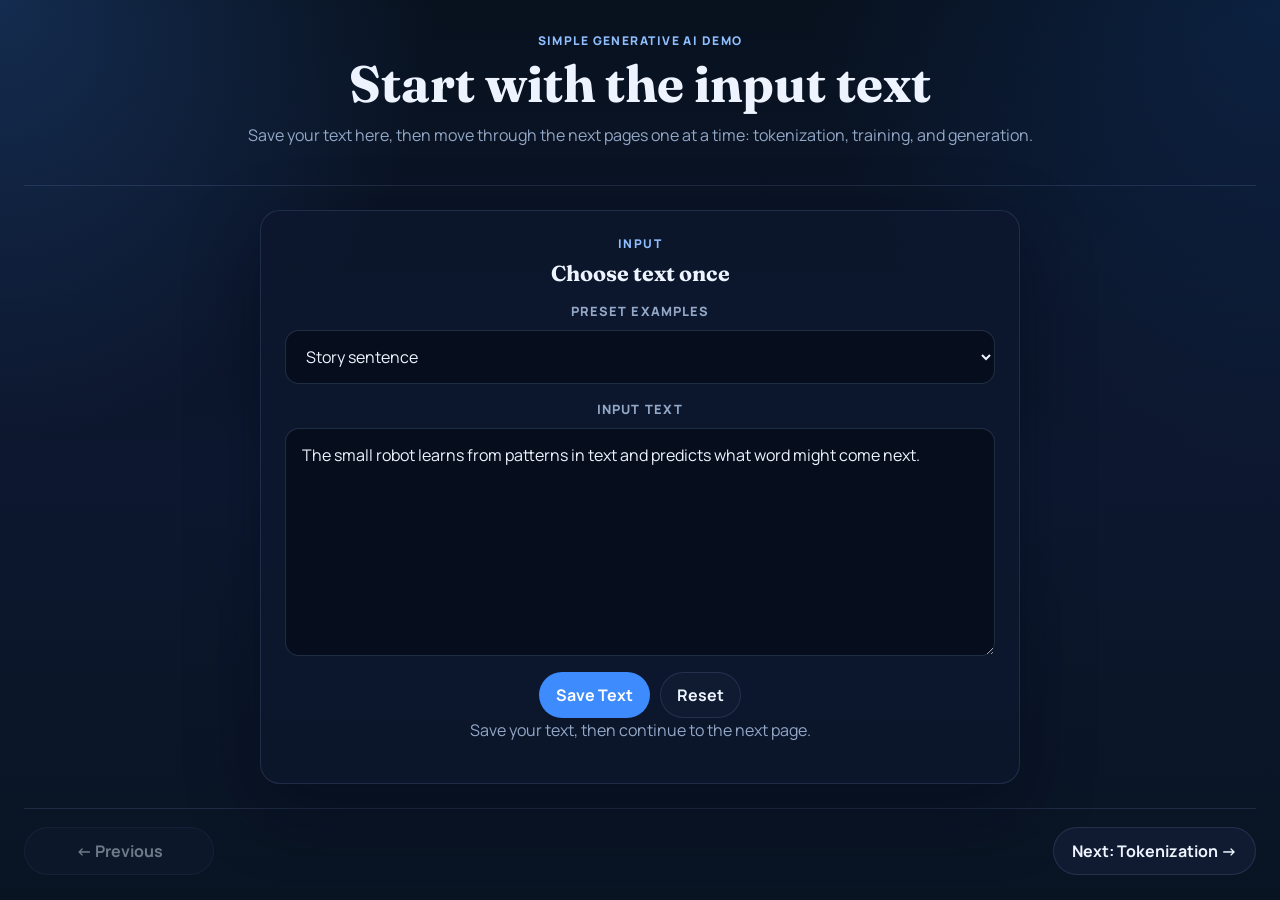
<file: index.html>
<!DOCTYPE html>
<html lang="en">
  <head>
    <meta charset="UTF-8" />
    <meta name="viewport" content="width=device-width, initial-scale=1.0" />
    <title>Simple Generative AI Demo</title>
    <link rel="preconnect" href="https://fonts.googleapis.com" />
    <link rel="preconnect" href="https://fonts.gstatic.com" crossorigin />
    <link
      href="https://fonts.googleapis.com/css2?family=Fraunces:opsz,wght@9..144,600;9..144,700&family=Manrope:wght@400;500;600;700;800&display=swap"
      rel="stylesheet"
    />
    <link rel="stylesheet" href="./style.css" />
  </head>
  <body data-page="home">
    <div class="site-shell">
      <header class="top-banner">
        <p class="eyebrow">Simple Generative AI Demo</p>
        <h1>Start with the input text</h1>
        <p class="lead">
          Save your text here, then move through the next pages one at a time:
          tokenization, training, and generation.
        </p>
      </header>

      <main class="home-single">
        <section class="panel-flat control-card">
          <div class="section-head">
            <p class="eyebrow">Input</p>
            <h2>Choose text once</h2>
          </div>

          <label class="field">
            <span>Preset examples</span>
            <select id="presetSelect">
              <option value="story">Story sentence</option>
              <option value="science">Science sentence</option>
              <option value="chat">Chat example</option>
              <option value="poetry">Poetry line</option>
              <option value="code">Code description</option>
            </select>
          </label>

          <label class="field">
            <span>Input text</span>
            <textarea id="inputText" rows="8"></textarea>
          </label>

          <div class="button-row">
            <button id="saveTextButton" class="button primary" type="button">Save Text</button>
            <button id="resetTextButton" class="button secondary" type="button">Reset</button>
          </div>

          <p class="helper-text" id="saveStatus">
            Save your text, then continue to the next page.
          </p>
        </section>
      </main>

      <nav class="pager-nav">
        <span class="pager-link disabled" aria-hidden="true">← Previous</span>
        <a class="pager-link" href="./tokenization.html">Next: Tokenization →</a>
      </nav>
    </div>

    <script src="./script.js"></script>
  </body>
</html>
</file>
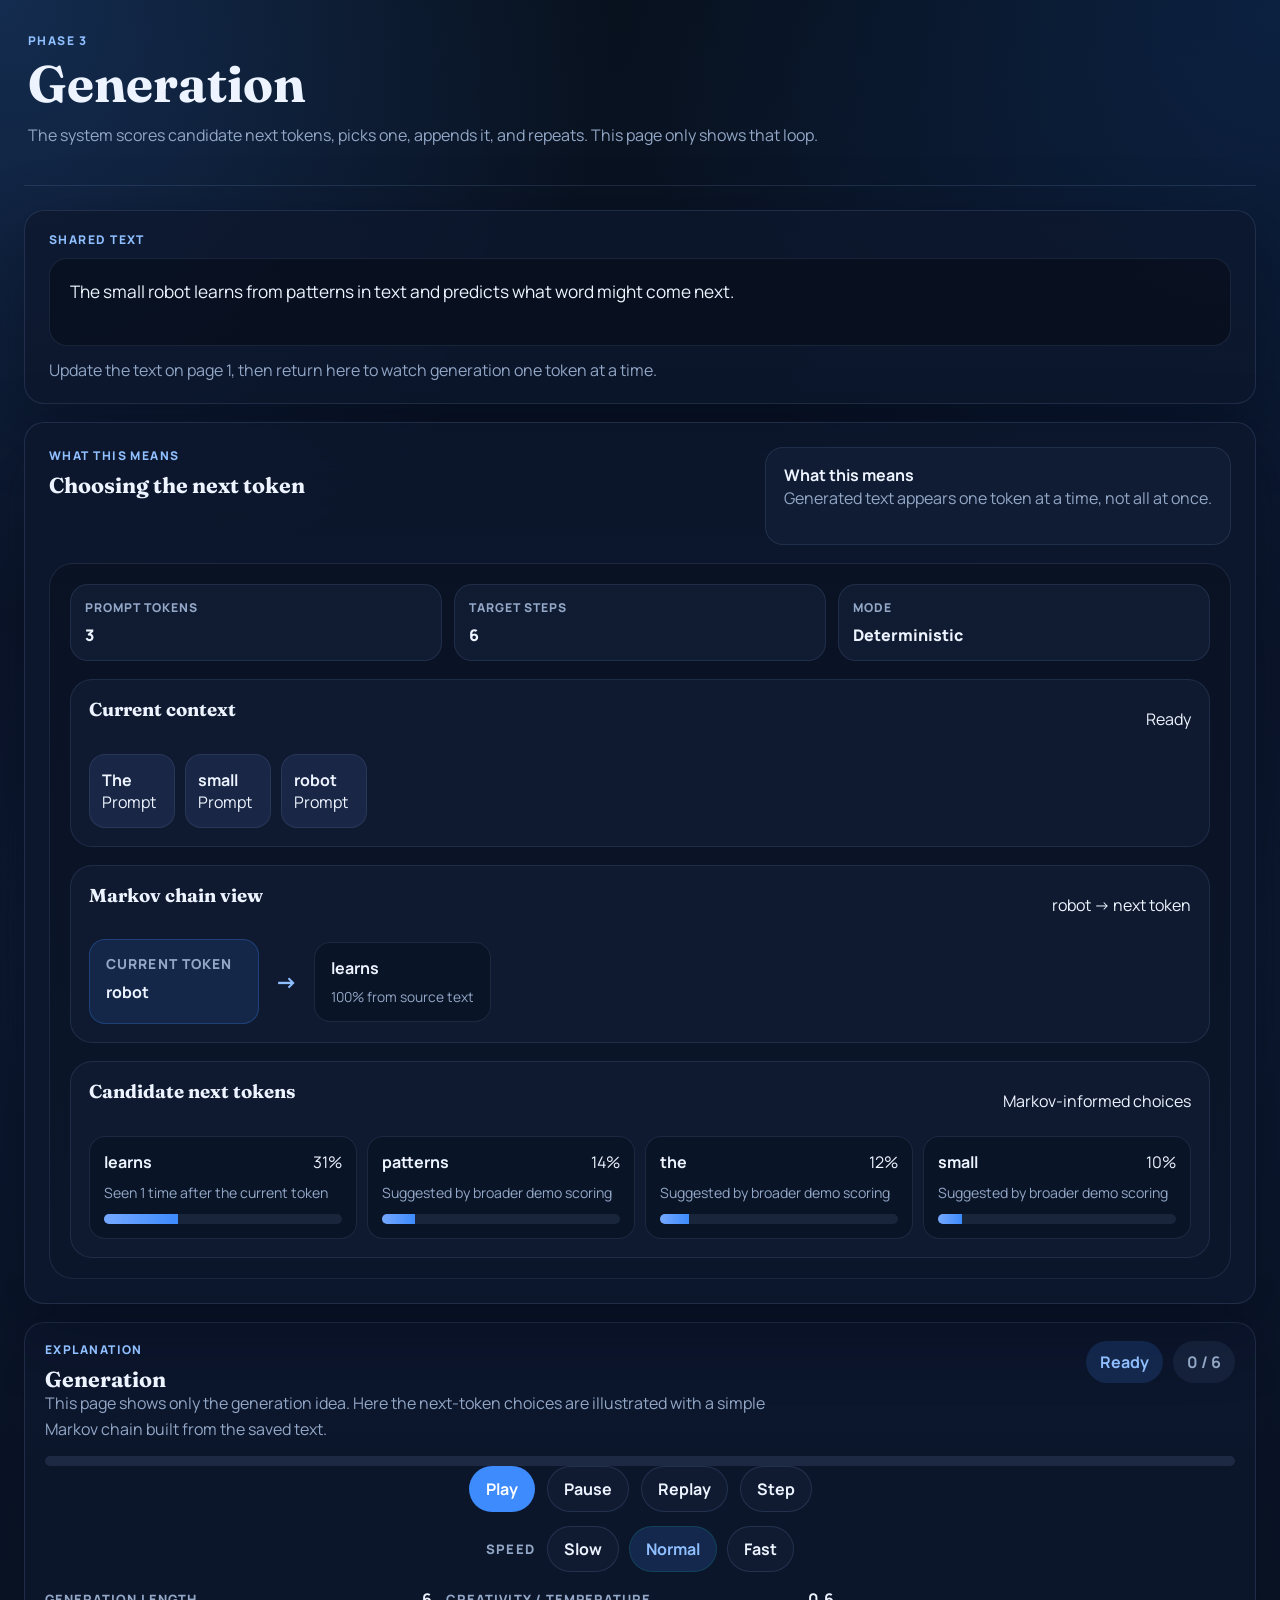
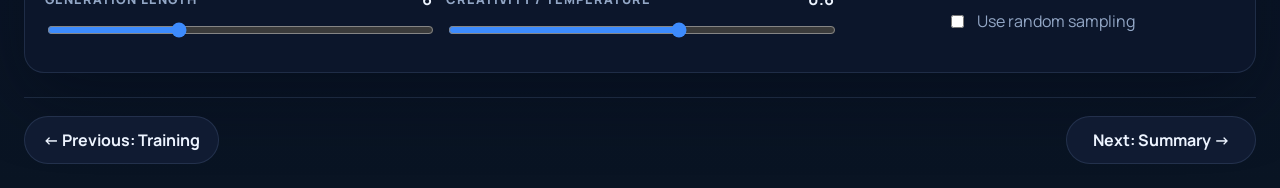
<file: generation.html>
<!DOCTYPE html>
<html lang="en">
  <head>
    <meta charset="UTF-8" />
    <meta name="viewport" content="width=device-width, initial-scale=1.0" />
    <title>Generation Demo</title>
    <link rel="preconnect" href="https://fonts.googleapis.com" />
    <link rel="preconnect" href="https://fonts.gstatic.com" crossorigin />
    <link
      href="https://fonts.googleapis.com/css2?family=Fraunces:opsz,wght@9..144,600;9..144,700&family=Manrope:wght@400;500;600;700;800&display=swap"
      rel="stylesheet"
    />
    <link rel="stylesheet" href="./style.css" />
  </head>
  <body data-page="phase" data-phase="generation">
    <div class="site-shell">
      <header class="top-banner">
        <div>
          <p class="eyebrow">Phase 3</p>
          <h1>Generation</h1>
          <p class="lead">
            The system scores candidate next tokens, picks one, appends it, and
            repeats. This page only shows that loop.
          </p>
        </div>
      </header>

      <main class="phase-player">
        <section class="panel-flat token-text-panel">
          <p class="eyebrow">Shared Text</p>
          <div id="sharedTextDisplay" class="shared-text-display"></div>
          <p class="helper-text token-note">
            Update the text on page 1, then return here to watch generation one token at a time.
          </p>
        </section>

        <section class="main-stack">
          <section class="panel-flat stage-card">
            <div class="stage-head">
              <div>
                <p class="eyebrow">What This Means</p>
                <h2 id="visualTitle">Choosing the next token</h2>
              </div>
              <div class="meaning-box" id="meaningBox"></div>
            </div>
            <div id="phaseCanvas" class="phase-canvas" aria-live="polite"></div>
          </section>
        </section>
      </main>

      <section class="panel-flat bottom-controls">
        <div class="bottom-info">
          <div class="bottom-copy">
            <p class="eyebrow">Explanation</p>
            <h2 id="phaseTitle">Generation</h2>
            <p id="phaseExplanation" class="helper-text bottom-explanation"></p>
          </div>
          <div class="status-group">
            <div id="phaseStatus" class="chip">Ready</div>
            <div id="phaseCounter" class="chip subtle">0 / 0</div>
          </div>
        </div>
        <div class="progress-bar"><div id="phaseProgressBar" class="progress-fill"></div></div>
        <div class="controls-row">
          <button id="playButton" class="button primary" type="button">Play</button>
          <button id="pauseButton" class="button secondary" type="button">Pause</button>
          <button id="replayButton" class="button secondary" type="button">Replay</button>
          <button id="stepButton" class="button secondary" type="button">Step</button>
        </div>
        <div class="speed-row">
          <span class="controls-label">Speed</span>
          <div id="speedButtons" class="speed-buttons"></div>
        </div>
        <div class="generation-controls">
          <div class="field compact generation-field">
            <div class="field-head">
              <span>Generation length</span>
              <strong id="lengthValue">6</strong>
            </div>
            <input id="lengthSlider" type="range" min="3" max="12" step="1" value="6" />
          </div>
          <div class="field compact generation-field">
            <div class="field-head">
              <span>Creativity / temperature</span>
              <strong id="temperatureValue">0.6</strong>
            </div>
            <input id="temperatureSlider" type="range" min="0" max="1" step="0.1" value="0.6" />
          </div>
          <label class="toggle-row generation-toggle">
            <input id="randomToggle" type="checkbox" />
            <span>Use random sampling</span>
          </label>
        </div>
      </section>

      <nav class="pager-nav">
        <a class="pager-link" href="./training.html">← Previous: Training</a>
        <a class="pager-link" href="./summary.html">Next: Summary →</a>
      </nav>
    </div>

    <script src="./script.js"></script>
  </body>
</html>
</file>
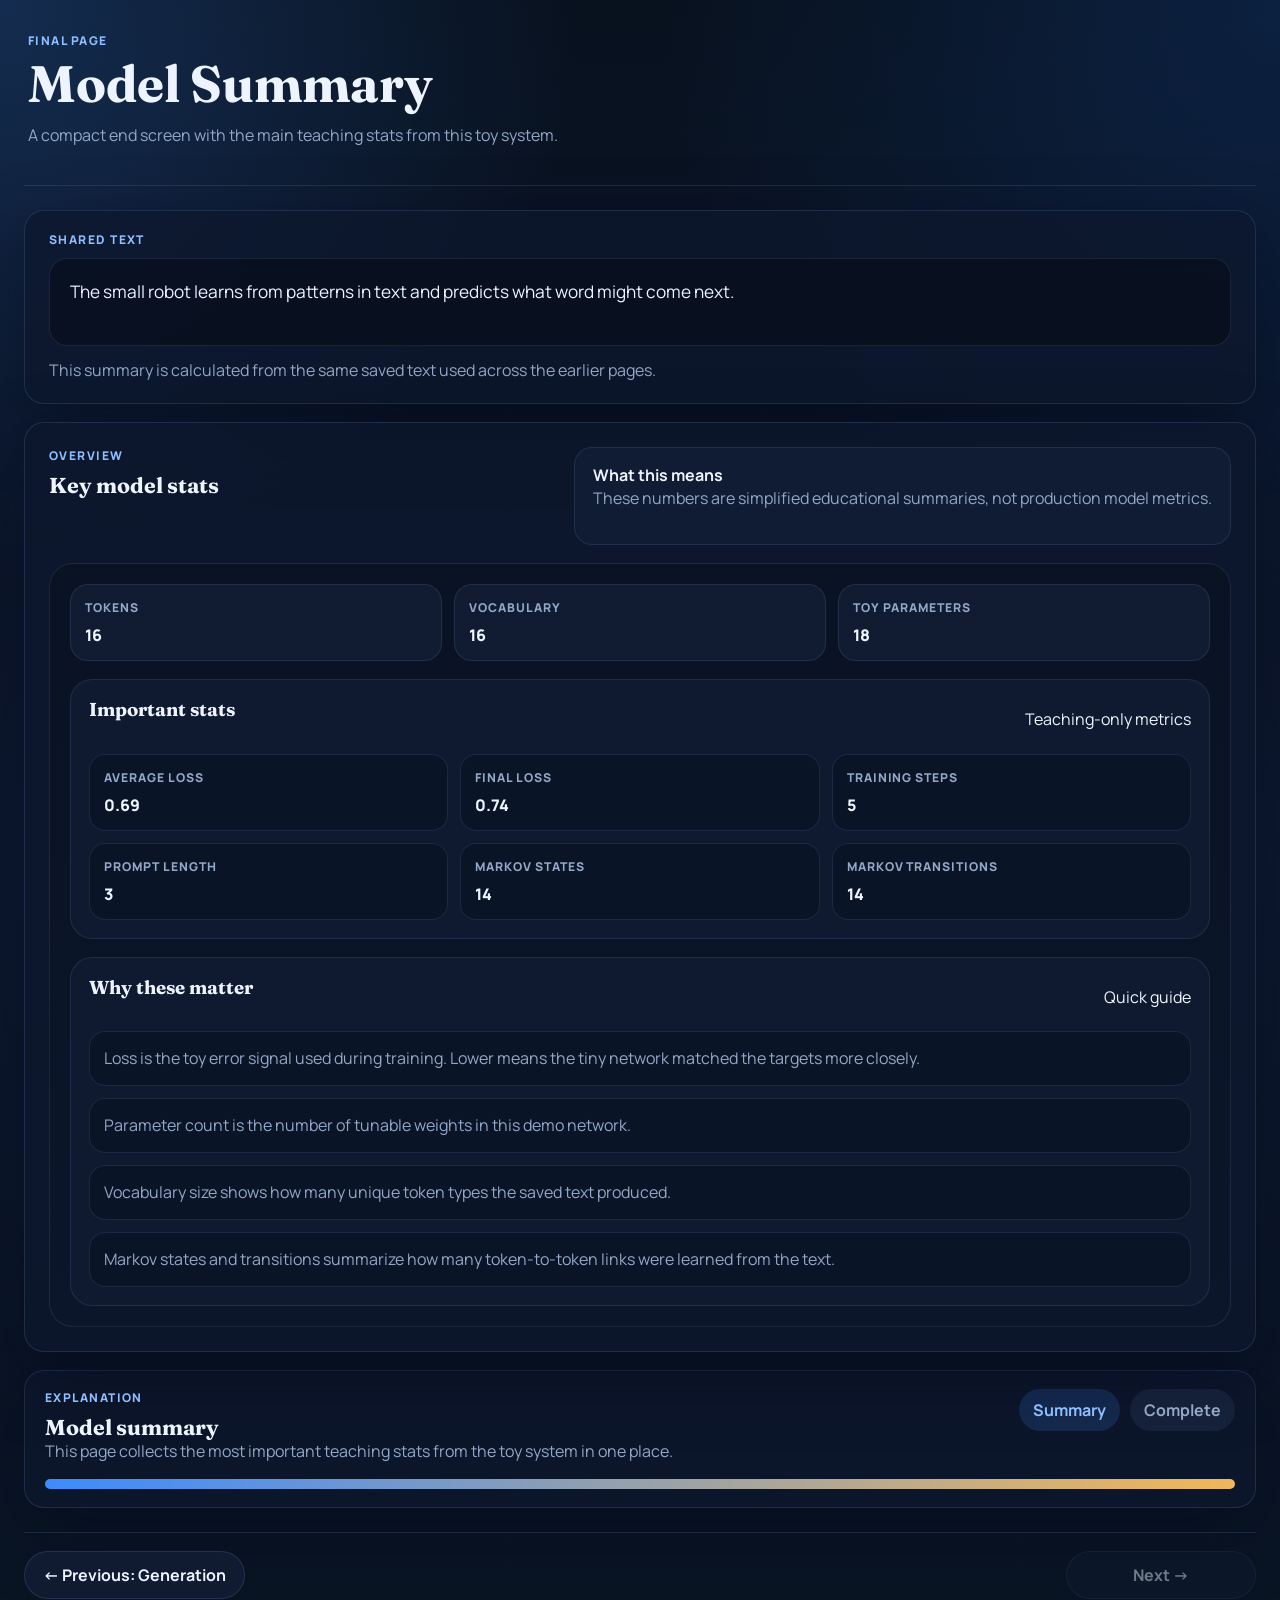
<file: summary.html>
<!DOCTYPE html>
<html lang="en">
  <head>
    <meta charset="UTF-8" />
    <meta name="viewport" content="width=device-width, initial-scale=1.0" />
    <title>Model Summary</title>
    <link rel="preconnect" href="https://fonts.googleapis.com" />
    <link rel="preconnect" href="https://fonts.gstatic.com" crossorigin />
    <link
      href="https://fonts.googleapis.com/css2?family=Fraunces:opsz,wght@9..144,600;9..144,700&family=Manrope:wght@400;500;600;700;800&display=swap"
      rel="stylesheet"
    />
    <link rel="stylesheet" href="./style.css" />
  </head>
  <body data-page="phase" data-phase="summary">
    <div class="site-shell">
      <header class="top-banner">
        <div>
          <p class="eyebrow">Final Page</p>
          <h1>Model Summary</h1>
          <p class="lead">
            A compact end screen with the main teaching stats from this toy system.
          </p>
        </div>
      </header>

      <main class="phase-player">
        <section class="panel-flat token-text-panel">
          <p class="eyebrow">Shared Text</p>
          <div id="sharedTextDisplay" class="shared-text-display"></div>
          <p class="helper-text token-note">
            This summary is calculated from the same saved text used across the earlier pages.
          </p>
        </section>

        <section class="main-stack">
          <section class="panel-flat stage-card">
            <div class="stage-head">
              <div>
                <p class="eyebrow">Overview</p>
                <h2 id="visualTitle">Key model stats</h2>
              </div>
              <div class="meaning-box" id="meaningBox"></div>
            </div>
            <div id="phaseCanvas" class="phase-canvas" aria-live="polite"></div>
          </section>
        </section>
      </main>

      <section class="panel-flat bottom-controls summary-controls">
        <div class="bottom-info">
          <div class="bottom-copy">
            <p class="eyebrow">Explanation</p>
            <h2 id="phaseTitle">Model summary</h2>
            <p id="phaseExplanation" class="helper-text bottom-explanation"></p>
          </div>
          <div class="status-group">
            <div id="phaseStatus" class="chip">Summary</div>
            <div id="phaseCounter" class="chip subtle">Complete</div>
          </div>
        </div>
        <div class="progress-bar"><div id="phaseProgressBar" class="progress-fill" style="width: 100%"></div></div>
      </section>

      <nav class="pager-nav">
        <a class="pager-link" href="./generation.html">← Previous: Generation</a>
        <span class="pager-link disabled" aria-hidden="true">Next →</span>
      </nav>
    </div>

    <script src="./script.js"></script>
  </body>
</html>
</file>
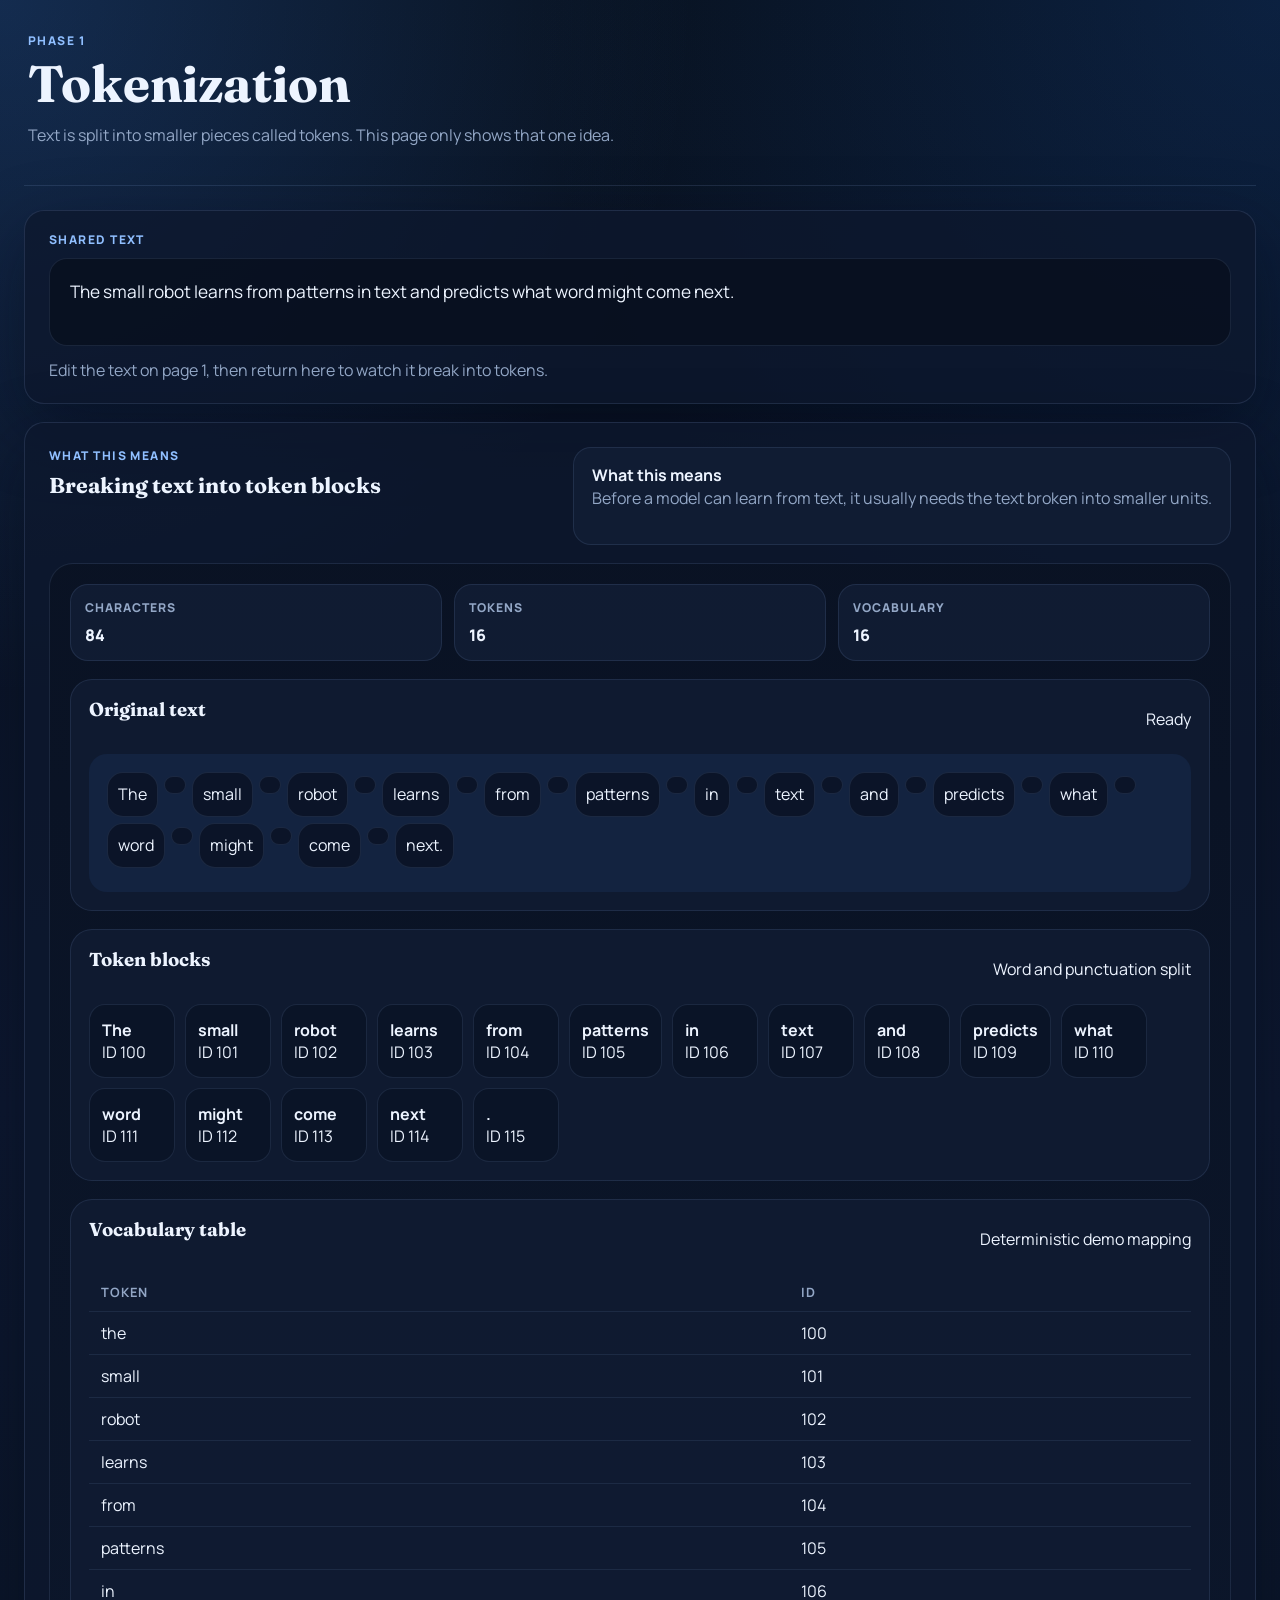
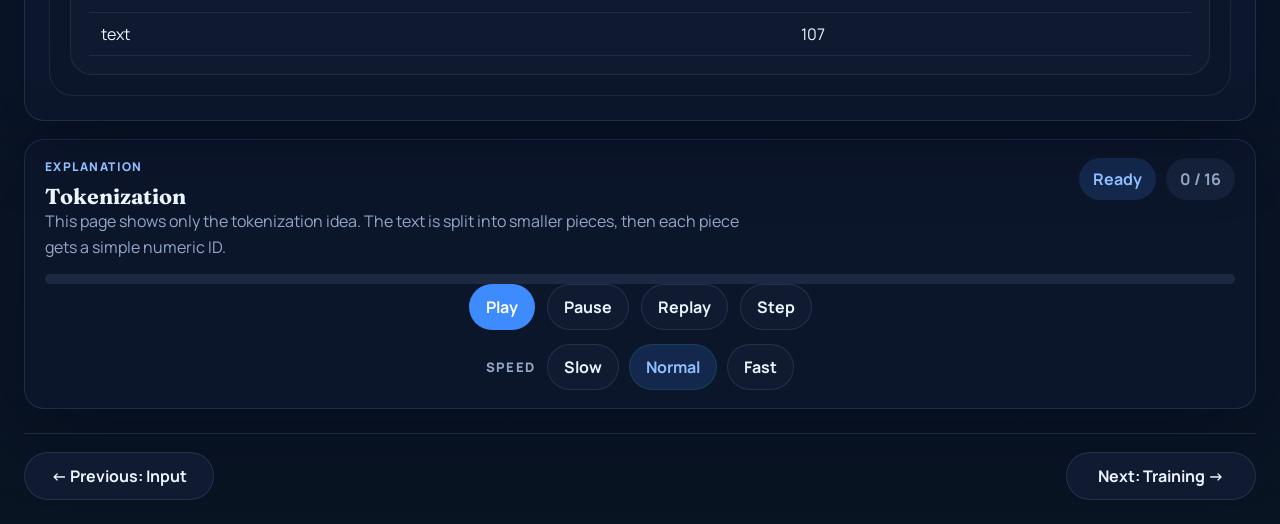
<file: tokenization.html>
<!DOCTYPE html>
<html lang="en">
  <head>
    <meta charset="UTF-8" />
    <meta name="viewport" content="width=device-width, initial-scale=1.0" />
    <title>Tokenization Demo</title>
    <link rel="preconnect" href="https://fonts.googleapis.com" />
    <link rel="preconnect" href="https://fonts.gstatic.com" crossorigin />
    <link
      href="https://fonts.googleapis.com/css2?family=Fraunces:opsz,wght@9..144,600;9..144,700&family=Manrope:wght@400;500;600;700;800&display=swap"
      rel="stylesheet"
    />
    <link rel="stylesheet" href="./style.css" />
  </head>
  <body data-page="phase" data-phase="tokenization">
    <div class="site-shell">
      <header class="top-banner">
        <div>
          <p class="eyebrow">Phase 1</p>
          <h1>Tokenization</h1>
          <p class="lead">
            Text is split into smaller pieces called tokens. This page only
            shows that one idea.
          </p>
        </div>
      </header>

      <main class="tokenization-flow">
        <section class="panel-flat token-text-panel">
          <p class="eyebrow">Shared Text</p>
          <div id="sharedTextDisplay" class="shared-text-display"></div>
          <p class="helper-text token-note">
            Edit the text on page 1, then return here to watch it break into tokens.
          </p>
        </section>

        <section class="main-stack">
          <section class="panel-flat stage-card">
            <div class="stage-head">
              <div>
                <p class="eyebrow">What This Means</p>
                <h2 id="visualTitle">Breaking text into token blocks</h2>
              </div>
              <div class="meaning-box" id="meaningBox"></div>
            </div>
            <div id="phaseCanvas" class="phase-canvas" aria-live="polite"></div>
          </section>
        </section>
      </main>

      <section class="panel-flat bottom-controls">
        <div class="bottom-info">
          <div class="bottom-copy">
            <p class="eyebrow">Explanation</p>
            <h2 id="phaseTitle">Tokenization</h2>
            <p id="phaseExplanation" class="helper-text bottom-explanation"></p>
          </div>
          <div class="status-group">
            <div id="phaseStatus" class="chip">Ready</div>
            <div id="phaseCounter" class="chip subtle">0 / 0</div>
          </div>
        </div>
        <div class="progress-bar"><div id="phaseProgressBar" class="progress-fill"></div></div>
        <div class="controls-row">
          <button id="playButton" class="button primary" type="button">Play</button>
          <button id="pauseButton" class="button secondary" type="button">Pause</button>
          <button id="replayButton" class="button secondary" type="button">Replay</button>
          <button id="stepButton" class="button secondary" type="button">Step</button>
        </div>
        <div class="speed-row">
          <span class="controls-label">Speed</span>
          <div id="speedButtons" class="speed-buttons"></div>
        </div>
      </section>

      <nav class="pager-nav">
        <a class="pager-link" href="./index.html">← Previous: Input</a>
        <a class="pager-link" href="./training.html">Next: Training →</a>
      </nav>
    </div>

    <script src="./script.js"></script>
  </body>
</html>
</file>
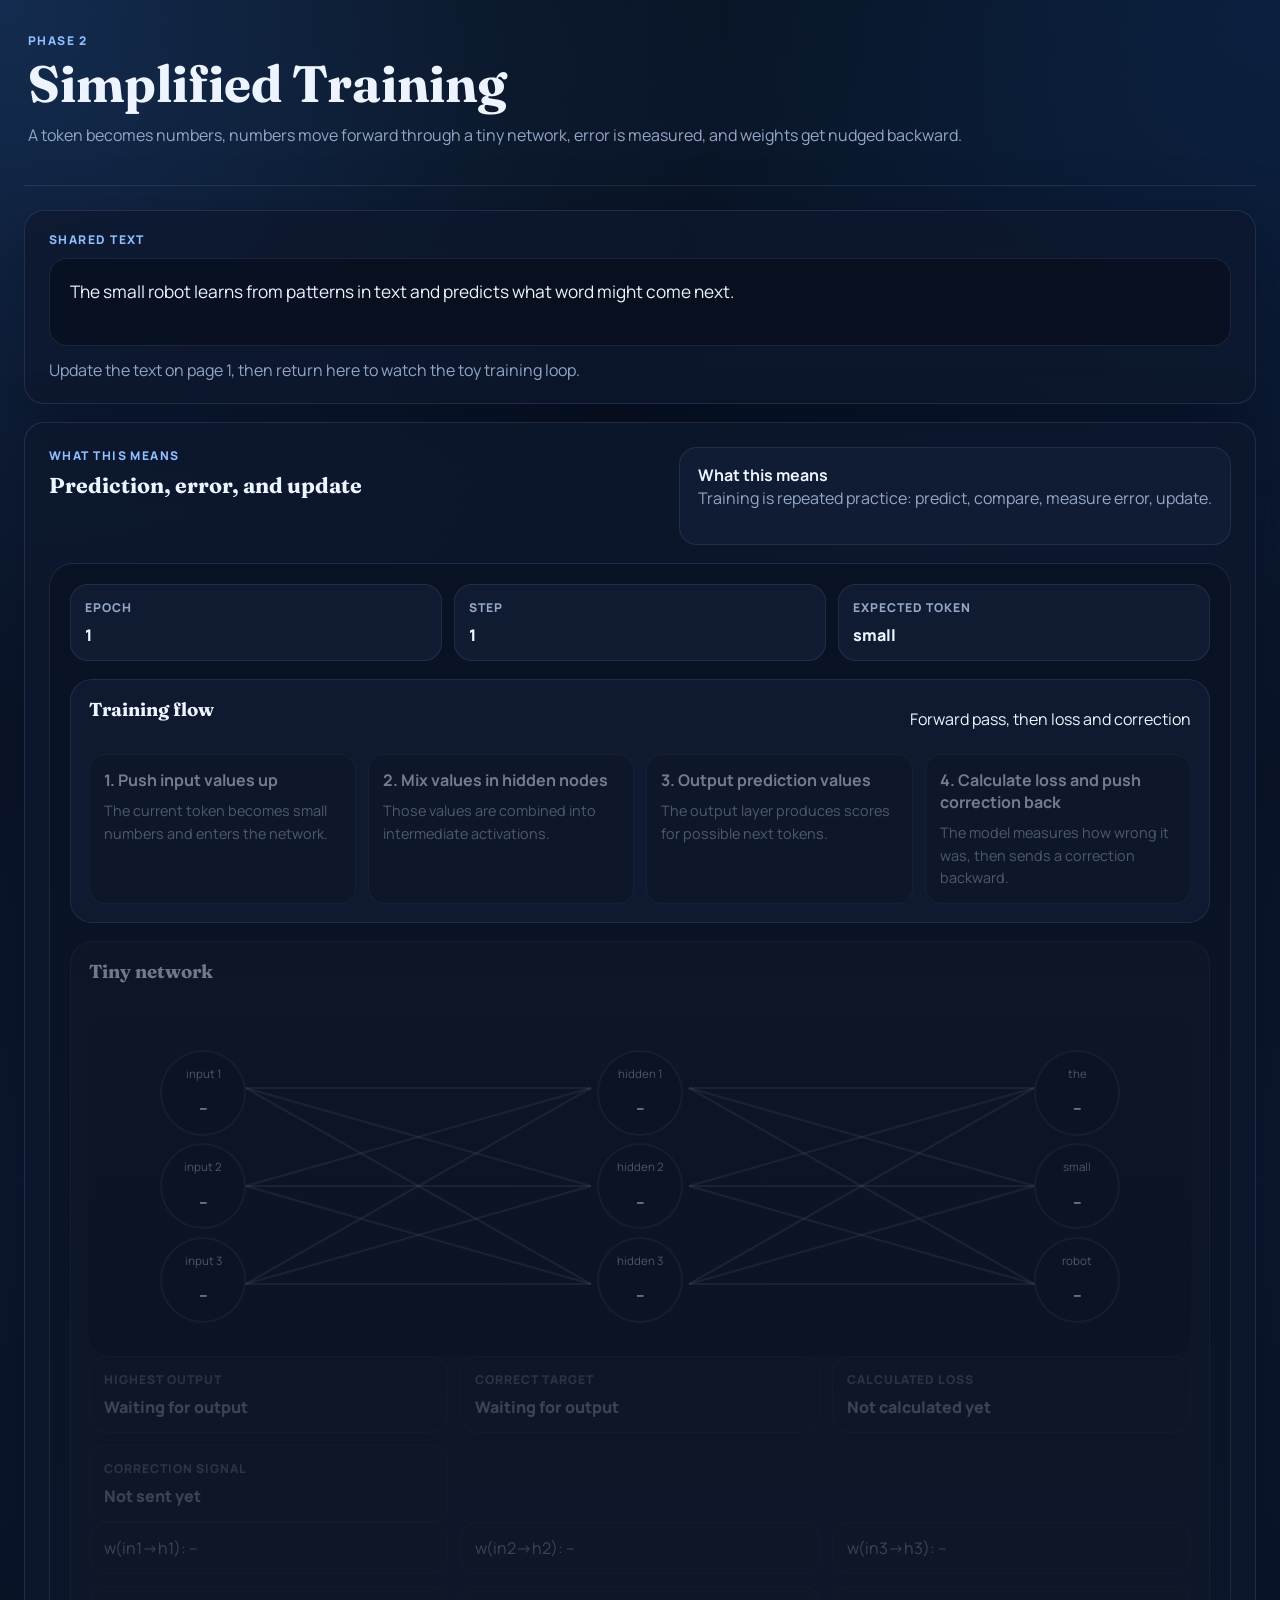
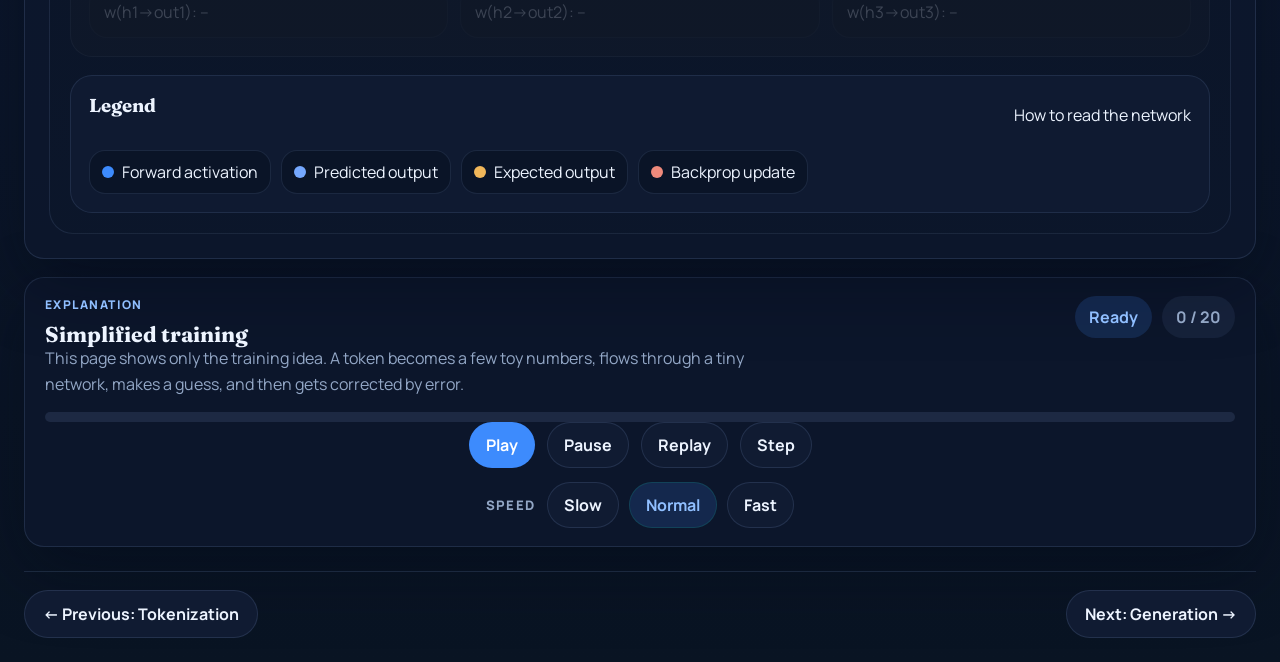
<file: training.html>
<!DOCTYPE html>
<html lang="en">
  <head>
    <meta charset="UTF-8" />
    <meta name="viewport" content="width=device-width, initial-scale=1.0" />
    <title>Training Demo</title>
    <link rel="preconnect" href="https://fonts.googleapis.com" />
    <link rel="preconnect" href="https://fonts.gstatic.com" crossorigin />
    <link
      href="https://fonts.googleapis.com/css2?family=Fraunces:opsz,wght@9..144,600;9..144,700&family=Manrope:wght@400;500;600;700;800&display=swap"
      rel="stylesheet"
    />
    <link rel="stylesheet" href="./style.css" />
  </head>
  <body data-page="phase" data-phase="training">
    <div class="site-shell">
      <header class="top-banner">
        <div>
          <p class="eyebrow">Phase 2</p>
          <h1>Simplified Training</h1>
          <p class="lead">
            A token becomes numbers, numbers move forward through a tiny
            network, error is measured, and weights get nudged backward.
          </p>
        </div>
      </header>

      <main class="phase-player">
        <section class="panel-flat token-text-panel">
          <p class="eyebrow">Shared Text</p>
          <div id="sharedTextDisplay" class="shared-text-display"></div>
          <p class="helper-text token-note">
            Update the text on page 1, then return here to watch the toy training loop.
          </p>
        </section>

        <section class="main-stack">
          <section class="panel-flat stage-card">
            <div class="stage-head">
              <div>
                <p class="eyebrow">What This Means</p>
                <h2 id="visualTitle">Prediction, error, and update</h2>
              </div>
              <div class="meaning-box" id="meaningBox"></div>
            </div>
            <div id="phaseCanvas" class="phase-canvas" aria-live="polite"></div>
          </section>
        </section>
      </main>

      <section class="panel-flat bottom-controls">
        <div class="bottom-info">
          <div class="bottom-copy">
            <p class="eyebrow">Explanation</p>
            <h2 id="phaseTitle">Simplified training</h2>
            <p id="phaseExplanation" class="helper-text bottom-explanation"></p>
          </div>
          <div class="status-group">
            <div id="phaseStatus" class="chip">Ready</div>
            <div id="phaseCounter" class="chip subtle">0 / 0</div>
          </div>
        </div>
        <div class="progress-bar"><div id="phaseProgressBar" class="progress-fill"></div></div>
        <div class="controls-row">
          <button id="playButton" class="button primary" type="button">Play</button>
          <button id="pauseButton" class="button secondary" type="button">Pause</button>
          <button id="replayButton" class="button secondary" type="button">Replay</button>
          <button id="stepButton" class="button secondary" type="button">Step</button>
        </div>
        <div class="speed-row">
          <span class="controls-label">Speed</span>
          <div id="speedButtons" class="speed-buttons"></div>
        </div>
      </section>

      <nav class="pager-nav">
        <a class="pager-link" href="./tokenization.html">← Previous: Tokenization</a>
        <a class="pager-link" href="./generation.html">Next: Generation →</a>
      </nav>
    </div>

    <script src="./script.js"></script>
  </body>
</html>
</file>
<file: style.css>
:root {
  --bg: #07111f;
  --surface: rgba(14, 24, 44, 0.82);
  --surface-strong: #132340;
  --ink: #edf4ff;
  --muted: #93a7c6;
  --line: rgba(146, 182, 236, 0.14);
  --accent: #3d8bfd;
  --accent-soft: rgba(61, 139, 253, 0.16);
  --accent-strong: #90bfff;
  --gold: #f1b75a;
  --sky: #75a8ff;
  --rose: #ef8a7c;
  --shadow: 0 24px 70px rgba(2, 8, 22, 0.42);
  --radius-xl: 28px;
  --radius-lg: 20px;
  --radius-md: 14px;
}

* {
  box-sizing: border-box;
}

body {
  margin: 0;
  min-height: 100vh;
  font-family: "Manrope", sans-serif;
  color: var(--ink);
  background:
    radial-gradient(circle at top left, rgba(61, 139, 253, 0.22), transparent 28%),
    radial-gradient(circle at top right, rgba(21, 74, 153, 0.28), transparent 30%),
    linear-gradient(180deg, #08111e 0%, #0d1830 52%, #091423 100%);
}

button,
input,
select,
textarea {
  font: inherit;
}

a {
  color: inherit;
  text-decoration: none;
}

h1,
h2,
h3 {
  font-family: "Fraunces", serif;
}

h1,
h2,
h3,
p {
  margin-top: 0;
}

.site-shell {
  max-width: 1380px;
  margin: 0 auto;
  padding: 24px;
}

.panel-flat {
  border: 1px solid var(--line);
  border-radius: 20px;
  background: rgba(13, 24, 45, 0.78);
  box-shadow: var(--shadow);
}

.top-banner {
  margin-bottom: 24px;
  padding: 8px 4px 20px;
  border-bottom: 1px solid var(--line);
}

body[data-page="home"] .top-banner,
body[data-page="home"] .home-single,
body[data-page="home"] .pager-nav {
  margin-left: auto;
  margin-right: auto;
  text-align: center;
}

.eyebrow {
  margin-bottom: 10px;
  text-transform: uppercase;
  letter-spacing: 0.12em;
  font-size: 0.75rem;
  font-weight: 800;
  color: var(--accent-strong);
}

h1 {
  font-size: clamp(2.2rem, 4vw, 4.3rem);
  line-height: 0.98;
  margin-bottom: 14px;
}

h2 {
  font-size: 1.35rem;
  line-height: 1.1;
  margin-bottom: 0;
}

.lead,
.helper-text,
.meaning-box p {
  color: var(--muted);
  line-height: 1.6;
}

.compact-lead {
  margin-bottom: 16px;
}

.chip {
  display: inline-flex;
  align-items: center;
  justify-content: center;
  padding: 10px 14px;
  border-radius: 999px;
  background: var(--accent-soft);
  color: var(--accent-strong);
  font-weight: 700;
}

.chip.subtle {
  background: rgba(146, 182, 236, 0.08);
  color: var(--muted);
}

.home-grid,
.home-single,
.phase-layout {
  display: grid;
  gap: 24px;
}

.home-single {
  max-width: 760px;
}

body[data-page="home"] .button-row {
  justify-content: center;
}

.phase-layout {
  grid-template-columns: minmax(300px, 380px) minmax(0, 1fr);
  align-items: start;
}

.tokenization-flow {
  display: grid;
  gap: 18px;
}

.phase-player {
  display: grid;
  gap: 18px;
}

.token-text-panel {
  padding: 20px 24px;
}

.shared-text-display {
  min-height: 88px;
  padding: 18px 20px;
  border-radius: 18px;
  border: 1px solid rgba(146, 182, 236, 0.12);
  background: rgba(7, 15, 29, 0.72);
  color: var(--ink);
  font-size: 1.08rem;
  line-height: 1.7;
}

.token-note {
  margin-top: 12px;
  margin-bottom: 0;
}

.control-card,
.sidebar-card,
.explanation-card,
.stage-card {
  padding: 24px;
}

.sidebar-card {
  position: sticky;
  top: 20px;
}

.panel-block + .panel-block {
  margin-top: 24px;
  padding-top: 24px;
  border-top: 1px solid var(--line);
}

.section-head {
  margin-bottom: 16px;
}

.field {
  display: grid;
  gap: 10px;
  margin-bottom: 16px;
}

.field.compact {
  margin-bottom: 14px;
}

.field span,
.field-head span {
  font-size: 0.8rem;
  text-transform: uppercase;
  letter-spacing: 0.08em;
  color: var(--muted);
  font-weight: 800;
}

.field-head {
  display: flex;
  align-items: center;
  justify-content: space-between;
  gap: 12px;
}

textarea,
select,
input[type="range"] {
  width: 100%;
}

textarea,
select {
  padding: 14px 16px;
  border-radius: var(--radius-md);
  border: 1px solid rgba(146, 182, 236, 0.18);
  background: rgba(7, 15, 29, 0.92);
  color: var(--ink);
}

textarea {
  resize: vertical;
  min-height: 150px;
  line-height: 1.55;
}

input[type="range"] {
  accent-color: var(--accent);
}

.button-row,
.button-grid,
.speed-buttons,
.status-group,
.token-grid,
.generation-row,
.candidate-list,
.legend-row {
  display: flex;
  flex-wrap: wrap;
  gap: 10px;
}

.button-grid {
  display: grid;
  grid-template-columns: repeat(2, minmax(0, 1fr));
}

.button,
.speed-button,
.pager-link {
  border-radius: 999px;
  transition:
    transform 150ms ease,
    background-color 150ms ease,
    border-color 150ms ease;
}

.button,
.speed-button {
  appearance: none;
  border: 1px solid transparent;
  cursor: pointer;
  padding: 11px 16px;
  font-weight: 700;
}

.button:hover,
.speed-button:hover,
.pager-link:hover {
  transform: translateY(-1px);
}

.primary {
  background: var(--accent);
  color: white;
}

.secondary,
.speed-button,
.pager-link {
  background: rgba(17, 28, 51, 0.94);
  border: 1px solid rgba(146, 182, 236, 0.14);
  color: var(--ink);
}

.speed-button.active {
  background: var(--accent-soft);
  border-color: rgba(15, 135, 120, 0.28);
  color: var(--accent-strong);
}

.tip-box,
.meaning-box,
.empty-state,
.stats-grid .stat,
.metric,
.weight-item {
  border-radius: 18px;
  background: rgba(17, 29, 52, 0.95);
  border: 1px solid rgba(146, 182, 236, 0.12);
}

.tip-box,
.meaning-box {
  padding: 16px 18px;
}

.main-stack {
  display: grid;
  gap: 18px;
}

.bottom-controls {
  margin-top: 18px;
  padding: 18px 20px;
}

.bottom-info {
  display: flex;
  align-items: start;
  justify-content: space-between;
  gap: 18px;
  margin-bottom: 14px;
}

.bottom-copy {
  max-width: 720px;
}

.bottom-explanation {
  margin-bottom: 0;
}

.controls-row,
.speed-row {
  display: flex;
  align-items: center;
  justify-content: center;
  gap: 12px;
  flex-wrap: wrap;
}

.speed-row {
  margin-top: 14px;
}

.controls-label {
  font-size: 0.82rem;
  text-transform: uppercase;
  letter-spacing: 0.08em;
  color: var(--muted);
  font-weight: 800;
}

.generation-controls {
  display: grid;
  grid-template-columns: repeat(3, minmax(0, 1fr));
  gap: 14px;
  margin-top: 16px;
  align-items: end;
}

.summary-grid {
  display: grid;
  grid-template-columns: repeat(3, minmax(0, 1fr));
  gap: 12px;
}

.summary-stat,
.summary-note {
  padding: 14px;
  border-radius: 16px;
  border: 1px solid rgba(146, 182, 236, 0.12);
  background: rgba(11, 21, 40, 0.95);
}

.summary-notes {
  display: grid;
  gap: 12px;
}

.summary-note {
  color: var(--muted);
  line-height: 1.55;
}

.generation-field {
  margin-bottom: 0;
}

.generation-toggle {
  align-self: center;
  justify-content: center;
  min-height: 52px;
  padding: 0 8px;
}

.status-row,
.stage-head {
  display: flex;
  align-items: start;
  justify-content: space-between;
  gap: 20px;
}

.progress-bar {
  width: 100%;
  height: 10px;
  border-radius: 999px;
  background: rgba(146, 182, 236, 0.12);
  overflow: hidden;
}

.progress-fill {
  width: 0;
  height: 100%;
  background: linear-gradient(90deg, var(--accent), var(--gold));
  transition: width 160ms ease;
}

.phase-canvas {
  margin-top: 18px;
  min-height: 620px;
  padding: 20px;
  border-radius: 24px;
  background: linear-gradient(180deg, rgba(10, 19, 36, 0.96), rgba(12, 23, 43, 0.96));
  border: 1px solid rgba(146, 182, 236, 0.12);
}

.canvas-stack {
  display: grid;
  gap: 18px;
}

.metric-grid,
.stats-grid,
.weight-grid {
  display: grid;
  gap: 12px;
}

.metric-grid,
.stats-grid {
  grid-template-columns: repeat(3, minmax(0, 1fr));
}

.weight-grid {
  grid-template-columns: repeat(3, minmax(0, 1fr));
}

.metric,
.stats-grid .stat,
.weight-item {
  padding: 14px;
}

.label {
  display: block;
  margin-bottom: 8px;
  font-size: 0.76rem;
  text-transform: uppercase;
  letter-spacing: 0.08em;
  color: var(--muted);
  font-weight: 800;
}

.value {
  font-size: 1rem;
  font-weight: 800;
}

.visual-card {
  padding: 18px;
  border-radius: 22px;
  background: rgba(17, 29, 52, 0.78);
  border: 1px solid rgba(146, 182, 236, 0.12);
}

.is-muted {
  opacity: 0.45;
  filter: saturate(0.6);
}

.training-flow {
  display: grid;
  grid-template-columns: repeat(4, minmax(0, 1fr));
  gap: 12px;
}

.training-step {
  padding: 14px;
  border-radius: 16px;
  border: 1px solid rgba(146, 182, 236, 0.12);
  background: rgba(11, 21, 40, 0.92);
}

.training-step strong {
  display: block;
  margin-bottom: 8px;
}

.training-step span {
  color: var(--muted);
  font-size: 0.9rem;
  line-height: 1.45;
}

.training-step.active {
  background: rgba(61, 139, 253, 0.12);
  border-color: rgba(61, 139, 253, 0.3);
  opacity: 1;
  filter: none;
}

.training-step.seen {
  border-color: rgba(146, 182, 236, 0.22);
  opacity: 0.78;
}

.card-head {
  display: flex;
  align-items: center;
  justify-content: space-between;
  gap: 12px;
  margin-bottom: 14px;
}

.original-text {
  padding: 18px;
  border-radius: 18px;
  background: rgba(61, 139, 253, 0.08);
  line-height: 1.7;
}

.source-part,
.token-card,
.candidate-item,
.legend-chip {
  border-radius: 16px;
  border: 1px solid rgba(146, 182, 236, 0.12);
  background: rgba(11, 21, 40, 0.95);
}

.source-part {
  display: inline-block;
  padding: 8px 10px;
  margin: 0 6px 6px 0;
}

.source-part.active {
  background: rgba(119, 151, 255, 0.18);
  border-color: rgba(119, 151, 255, 0.32);
}

.token-card {
  min-width: 86px;
  padding: 14px 12px;
}

.token-card.active {
  background: rgba(15, 135, 120, 0.1);
  border-color: rgba(15, 135, 120, 0.32);
}

.token-card.context {
  background: rgba(119, 151, 255, 0.1);
}

.token-card.generated {
  background: rgba(221, 160, 62, 0.14);
}

.vocab-table {
  width: 100%;
  border-collapse: collapse;
}

.vocab-table th,
.vocab-table td {
  padding: 10px 12px;
  text-align: left;
  border-bottom: 1px solid rgba(146, 182, 236, 0.1);
}

.vocab-table th {
  color: var(--muted);
  font-size: 0.8rem;
  text-transform: uppercase;
  letter-spacing: 0.08em;
}

.network-board {
  position: relative;
  min-height: 340px;
  border-radius: 22px;
  overflow: hidden;
  background: linear-gradient(180deg, rgba(14, 26, 49, 0.94), rgba(11, 20, 38, 0.98));
}

.network-svg {
  position: absolute;
  inset: 0;
  width: 100%;
  height: 100%;
}

.connection {
  stroke: rgba(146, 182, 236, 0.2);
  stroke-width: 2;
}

.connection.forward {
  stroke: rgba(15, 135, 120, 0.8);
  stroke-width: 4;
}

.connection.backward {
  stroke: rgba(207, 117, 95, 0.82);
  stroke-width: 4;
}

.node-layer {
  position: absolute;
  top: 26px;
  bottom: 26px;
  width: 140px;
  display: flex;
  flex-direction: column;
  justify-content: space-evenly;
  align-items: center;
}

.node-layer.input {
  left: 44px;
}

.node-layer.hidden {
  left: calc(50% - 70px);
}

.node-layer.output {
  right: 44px;
}

.node {
  width: 86px;
  height: 86px;
  border-radius: 50%;
  display: grid;
  place-items: center;
  text-align: center;
  padding: 8px;
  border: 2px solid rgba(146, 182, 236, 0.14);
  background: rgba(11, 21, 40, 0.95);
}

.node.active {
  background: rgba(15, 135, 120, 0.12);
  border-color: rgba(15, 135, 120, 0.34);
}

.node.expected {
  background: rgba(221, 160, 62, 0.16);
  border-color: rgba(221, 160, 62, 0.36);
}

.node.predicted {
  background: rgba(119, 151, 255, 0.16);
  border-color: rgba(119, 151, 255, 0.34);
}

.node-label {
  display: block;
  font-size: 0.72rem;
  color: var(--muted);
}

.node-value {
  display: block;
  margin-top: 4px;
  font-weight: 800;
}

.candidate-item {
  flex: 1 1 180px;
  padding: 14px;
}

.candidate-item.active {
  background: rgba(15, 135, 120, 0.1);
  border-color: rgba(15, 135, 120, 0.34);
}

.candidate-top {
  display: flex;
  align-items: center;
  justify-content: space-between;
  gap: 10px;
  margin-bottom: 10px;
}

.candidate-subtext {
  margin-bottom: 10px;
  color: var(--muted);
  font-size: 0.88rem;
  line-height: 1.45;
}

.candidate-bar {
  height: 10px;
  border-radius: 999px;
  background: rgba(146, 182, 236, 0.1);
  overflow: hidden;
}

.candidate-bar span {
  display: block;
  height: 100%;
  background: linear-gradient(90deg, var(--sky), var(--accent));
}

.markov-flow {
  display: grid;
  grid-template-columns: auto auto minmax(0, 1fr);
  gap: 16px;
  align-items: center;
}

.markov-arrow {
  color: var(--accent-strong);
  font-size: 1.4rem;
  font-weight: 800;
}

.markov-targets {
  display: flex;
  flex-wrap: wrap;
  gap: 12px;
}

.markov-node,
.markov-empty {
  min-width: 150px;
  padding: 14px 16px;
  border-radius: 16px;
  border: 1px solid rgba(146, 182, 236, 0.12);
  background: rgba(11, 21, 40, 0.95);
}

.markov-node strong {
  display: block;
  margin-bottom: 6px;
}

.markov-node span {
  color: var(--muted);
  font-size: 0.86rem;
}

.markov-node.current {
  min-width: 170px;
  background: rgba(61, 139, 253, 0.12);
  border-color: rgba(61, 139, 253, 0.26);
}

.markov-node.chosen {
  background: rgba(61, 139, 253, 0.12);
  border-color: rgba(61, 139, 253, 0.3);
}

.markov-empty {
  color: var(--muted);
  line-height: 1.5;
}

.legend-chip {
  display: inline-flex;
  align-items: center;
  gap: 8px;
  padding: 10px 12px;
}

.legend-dot {
  width: 12px;
  height: 12px;
  border-radius: 50%;
}

.toggle-row {
  display: flex;
  align-items: center;
  gap: 10px;
  color: var(--muted);
}

.empty-state {
  min-height: 520px;
  display: grid;
  place-items: center;
  text-align: center;
  padding: 32px;
  color: var(--muted);
}

.pager-nav {
  display: flex;
  align-items: center;
  justify-content: space-between;
  gap: 16px;
  margin-top: 24px;
  padding-top: 18px;
  border-top: 1px solid var(--line);
}

.pager-link {
  display: inline-flex;
  align-items: center;
  justify-content: center;
  min-width: 190px;
  padding: 12px 18px;
  font-weight: 700;
}

.pager-link.disabled {
  opacity: 0.45;
}

@media (max-width: 1100px) {
  .home-grid,
  .home-single,
  .phase-layout {
    grid-template-columns: 1fr;
  }

  .sidebar-card {
    position: static;
  }
}

@media (max-width: 820px) {
  .site-shell {
    padding: 18px;
  }

  .controls-row,
  .speed-row {
    justify-content: stretch;
  }

  .pager-nav {
    flex-direction: column;
    align-items: stretch;
  }

  .status-row,
  .stage-head,
  .bottom-info {
    flex-direction: column;
  }

  .metric-grid,
  .stats-grid,
  .weight-grid,
  .generation-controls,
  .summary-grid {
    grid-template-columns: 1fr;
  }

  .training-flow {
    grid-template-columns: 1fr;
  }

  .markov-flow {
    grid-template-columns: 1fr;
  }

  .node-layer {
    width: 100px;
  }

  .node-layer.input {
    left: 12px;
  }

  .node-layer.hidden {
    left: calc(50% - 50px);
  }

  .node-layer.output {
    right: 12px;
  }

  .node {
    width: 64px;
    height: 64px;
    font-size: 0.84rem;
  }
}
</file>
